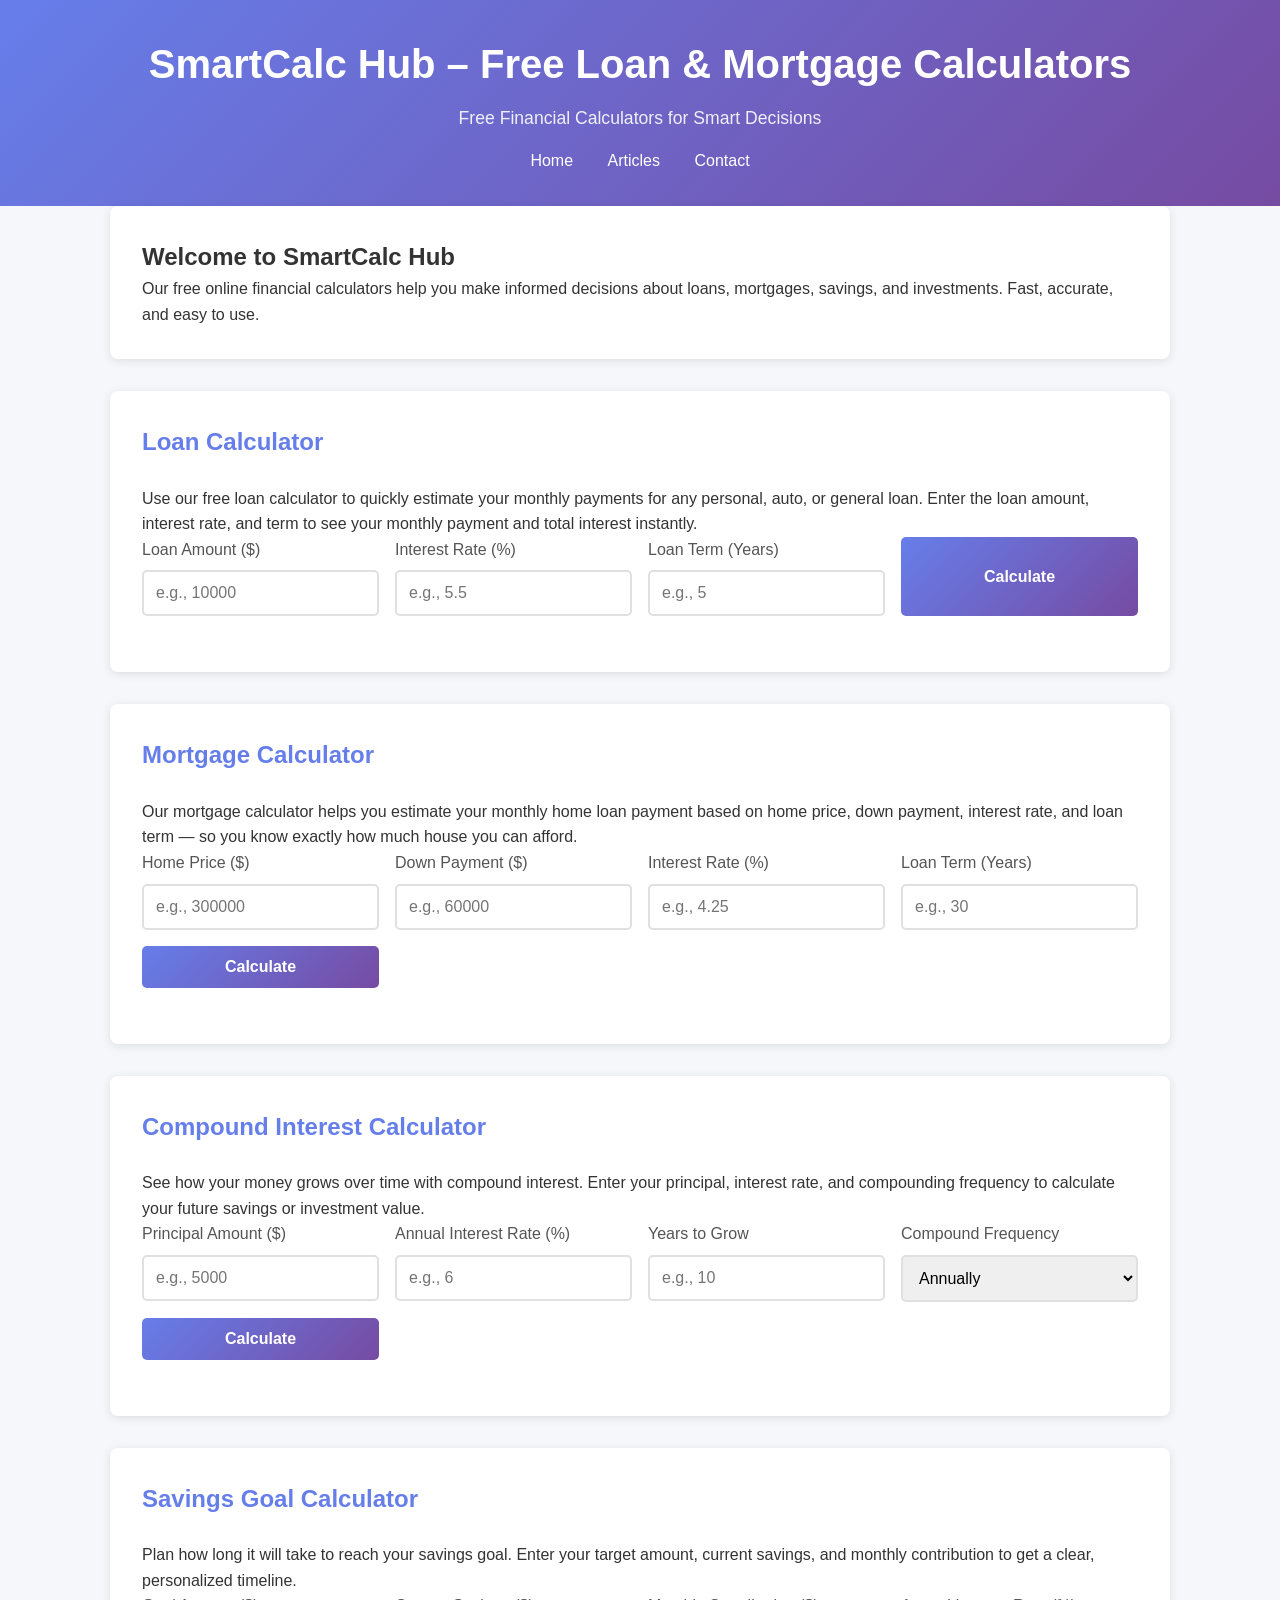
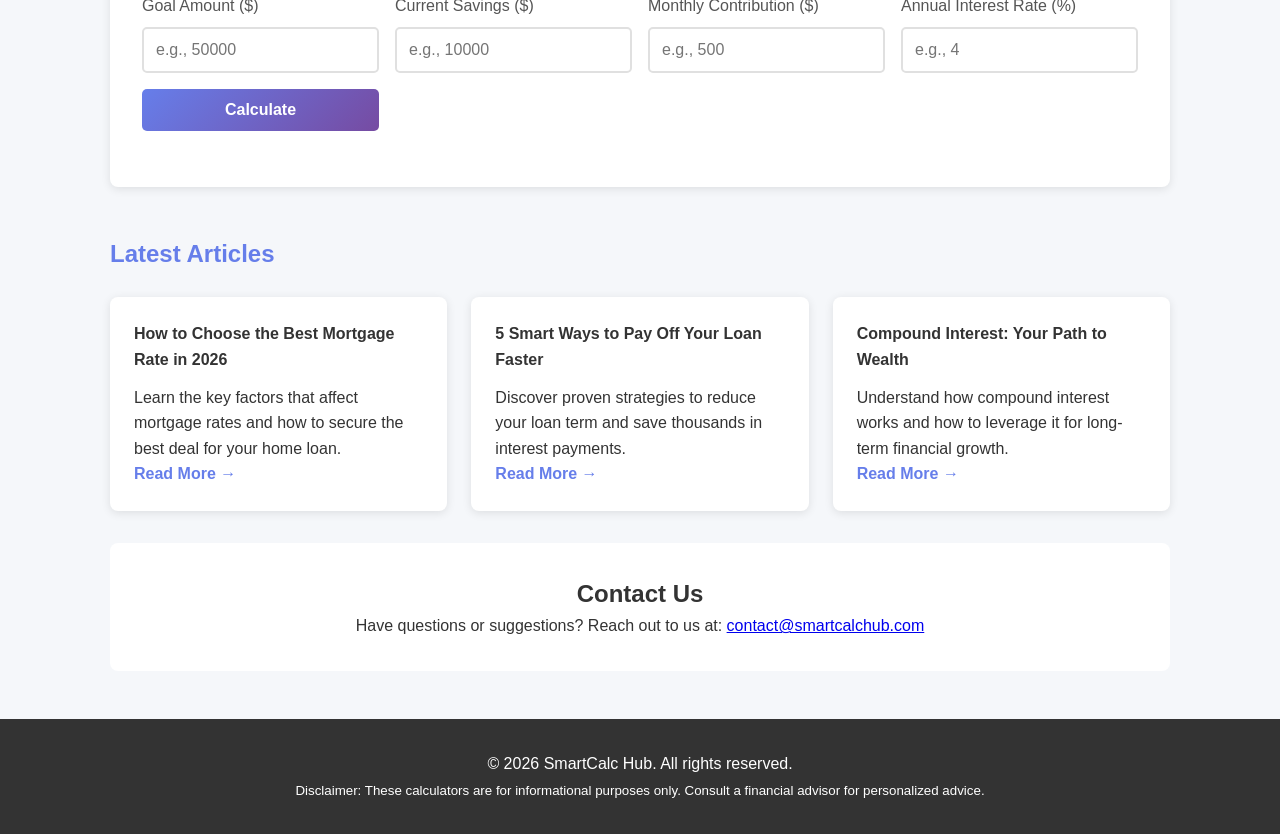
<file: index.html>
<!DOCTYPE html>
<html lang="en">
<head>
    <meta charset="UTF-8">
    <meta name="viewport" content="width=device-width, initial-scale=1.0">
    <title>SmartCalc Hub - Free Financial Calculators</title>
    <meta name="description" content="Free online financial calculators: loan, mortgage, interest, and savings goal calculators. Fast, accurate, and easy to use.">
    <meta name="keywords" content="loan calculator, mortgage calculator, interest calculator, savings calculator, financial tools, USA, UK, Canada, Australia">
    <link rel="canonical" href="https://amanyalrefai832-tech.github.io/smartcalc_hub/">
    <link rel="stylesheet" href="style.css">
<script src="https://pl30993516.profitableratecpmnetwork.com/3e/ea/6d/3eea6dcbadd6ffbe92bb1f3376d24c70.js"></script>
</head>
<body>
    <header>
        <div class="container">
            <h1>SmartCalc Hub – Free Loan & Mortgage Calculators</h1>
            <p class="tagline">Free Financial Calculators for Smart Decisions</p>
            <nav>
                <a href="index.html">Home</a>
                <a href="articles.html">Articles</a>
                <a href="#contact">Contact</a>
            </nav>
        </div>
    </header>

    <main class="container">
        <section class="intro">
            <h2>Welcome to SmartCalc Hub</h2>
            <p>Our free online financial calculators help you make informed decisions about loans, mortgages, savings, and investments. Fast, accurate, and easy to use.</p>
        </section>

        <!-- Loan Calculator -->
        <section class="calculator" id="loan-calculator">
            <h3>Loan Calculator</h3>
           <p>Use our free loan calculator to quickly estimate your monthly payments for any personal, auto, or general loan. Enter the loan amount, interest rate, and term to see your monthly payment and total interest instantly.</p> <div class="calc-grid">
                <div class="input-group">
                    <label for="loan-amount">Loan Amount ($)</label>
                    <input type="number" id="loan-amount" placeholder="e.g., 10000" min="0" step="100">
                </div>
                <div class="input-group">
                    <label for="loan-rate">Interest Rate (%)</label>
                    <input type="number" id="loan-rate" placeholder="e.g., 5.5" min="0" step="0.1">
                </div>
                <div class="input-group">
                    <label for="loan-term">Loan Term (Years)</label>
                    <input type="number" id="loan-term" placeholder="e.g., 5" min="1" max="50">
                </div>
                <button onclick="calculateLoan()">Calculate</button>
            </div>
            <div class="result" id="loan-result"></div>
        </section>

        <!-- Mortgage Calculator -->
        <section class="calculator" id="mortgage-calculator">
            <h3>Mortgage Calculator</h3>
           <p>Our mortgage calculator helps you estimate your monthly home loan payment based on home price, down payment, interest rate, and loan term — so you know exactly how much house you can afford.</p> <div class="calc-grid">
                <div class="input-group">
                    <label for="home-price">Home Price ($)</label>
                    <input type="number" id="home-price" placeholder="e.g., 300000" min="0" step="1000">
                </div>
                <div class="input-group">
                    <label for="down-payment">Down Payment ($)</label>
                    <input type="number" id="down-payment" placeholder="e.g., 60000" min="0" step="1000">
                </div>
                <div class="input-group">
                    <label for="mortgage-rate">Interest Rate (%)</label>
                    <input type="number" id="mortgage-rate" placeholder="e.g., 4.25" min="0" step="0.1">
                </div>
                <div class="input-group">
                    <label for="mortgage-term">Loan Term (Years)</label>
                    <input type="number" id="mortgage-term" placeholder="e.g., 30" min="1" max="50">
                </div>
                <button onclick="calculateMortgage()">Calculate</button>
            </div>
            <div class="result" id="mortgage-result"></div>
        </section>

        <!-- Interest Calculator -->
        <section class="calculator" id="interest-calculator">
            <h3>Compound Interest Calculator</h3>
           <p>See how your money grows over time with compound interest. Enter your principal, interest rate, and compounding frequency to calculate your future savings or investment value.</p> <div class="calc-grid">
                <div class="input-group">
                    <label for="principal">Principal Amount ($)</label>
                    <input type="number" id="principal" placeholder="e.g., 5000" min="0" step="100">
                </div>
                <div class="input-group">
                    <label for="annual-rate">Annual Interest Rate (%)</label>
                    <input type="number" id="annual-rate" placeholder="e.g., 6" min="0" step="0.1">
                </div>
                <div class="input-group">
                    <label for="years">Years to Grow</label>
                    <input type="number" id="years" placeholder="e.g., 10" min="1" max="50">
                </div>
                <div class="input-group">
                    <label for="compound">Compound Frequency</label>
                    <select id="compound">
                        <option value="1">Annually</option>
                        <option value="4">Quarterly</option>
                        <option value="12">Monthly</option>
                        <option value="52">Weekly</option>
                    </select>
                </div>
                <button onclick="calculateInterest()">Calculate</button>
            </div>
            <div class="result" id="interest-result"></div>
        </section>

        <!-- Savings Calculator -->
        <section class="calculator" id="savings-calculator">
            <h3>Savings Goal Calculator</h3>
           <p>Plan how long it will take to reach your savings goal. Enter your target amount, current savings, and monthly contribution to get a clear, personalized timeline.</p> <div class="calc-grid">
                <div class="input-group">
                    <label for="goal-amount">Goal Amount ($)</label>
                    <input type="number" id="goal-amount" placeholder="e.g., 50000" min="0" step="1000">
                </div>
                <div class="input-group">
                    <label for="current-savings">Current Savings ($)</label>
                    <input type="number" id="current-savings" placeholder="e.g., 10000" min="0" step="1000">
                </div>
                <div class="input-group">
                    <label for="monthly-contribution">Monthly Contribution ($)</label>
                    <input type="number" id="monthly-contribution" placeholder="e.g., 500" min="0" step="50">
                </div>
                <div class="input-group">
                    <label for="savings-rate">Annual Interest Rate (%)</label>
                    <input type="number" id="savings-rate" placeholder="e.g., 4" min="0" step="0.1">
                </div>
                <button onclick="calculateSavings()">Calculate</button>
            </div>
            <div class="result" id="savings-result"></div>
        </section>

        <section class="articles-preview">
            <h2>Latest Articles</h2>
            <div class="article-grid">
                <article>
                    <h4>How to Choose the Best Mortgage Rate in 2026</h4>
                    <p>Learn the key factors that affect mortgage rates and how to secure the best deal for your home loan.</p>
                    <a href="articles.html#mortgage-article">Read More →</a>
                </article>
                <article>
                    <h4>5 Smart Ways to Pay Off Your Loan Faster</h4>
                    <p>Discover proven strategies to reduce your loan term and save thousands in interest payments.</p>
                    <a href="articles.html#loan-article">Read More →</a>
                </article>
                <article>
                    <h4>Compound Interest: Your Path to Wealth</h4>
                    <p>Understand how compound interest works and how to leverage it for long-term financial growth.</p>
                    <a href="articles.html#interest-article">Read More →</a>
                </article>
            </div>
        </section>

        <section id="contact" class="contact">
            <h2>Contact Us</h2>
            <p>Have questions or suggestions? Reach out to us at: <a href="mailto:contact@smartcalchub.com">contact@smartcalchub.com</a></p>
        </section>
    </main>

    <footer>
        <div class="container">
            <p>&copy; 2026 SmartCalc Hub. All rights reserved.</p>
            <p><small>Disclaimer: These calculators are for informational purposes only. Consult a financial advisor for personalized advice.</small></p>
        </div>
    </footer>

    <script src="script.js"></script>
</body>
</html>
</file>
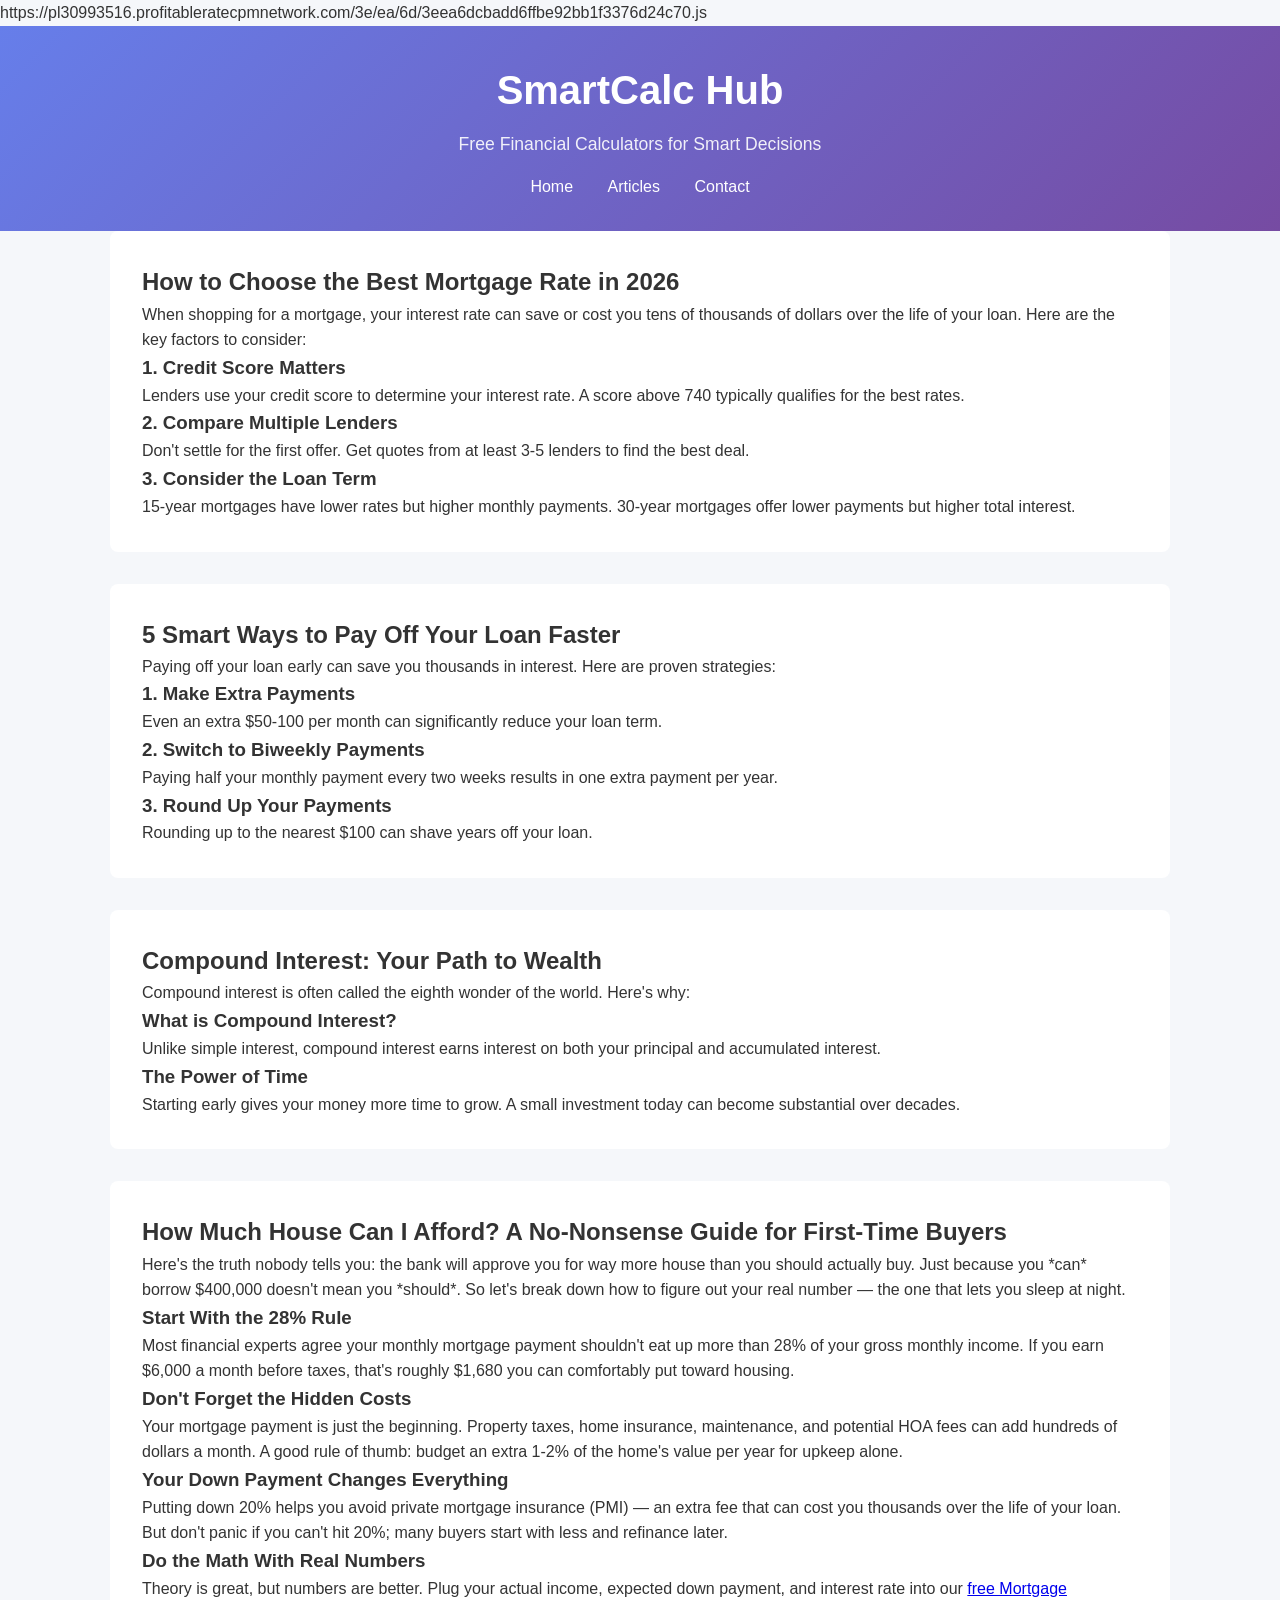
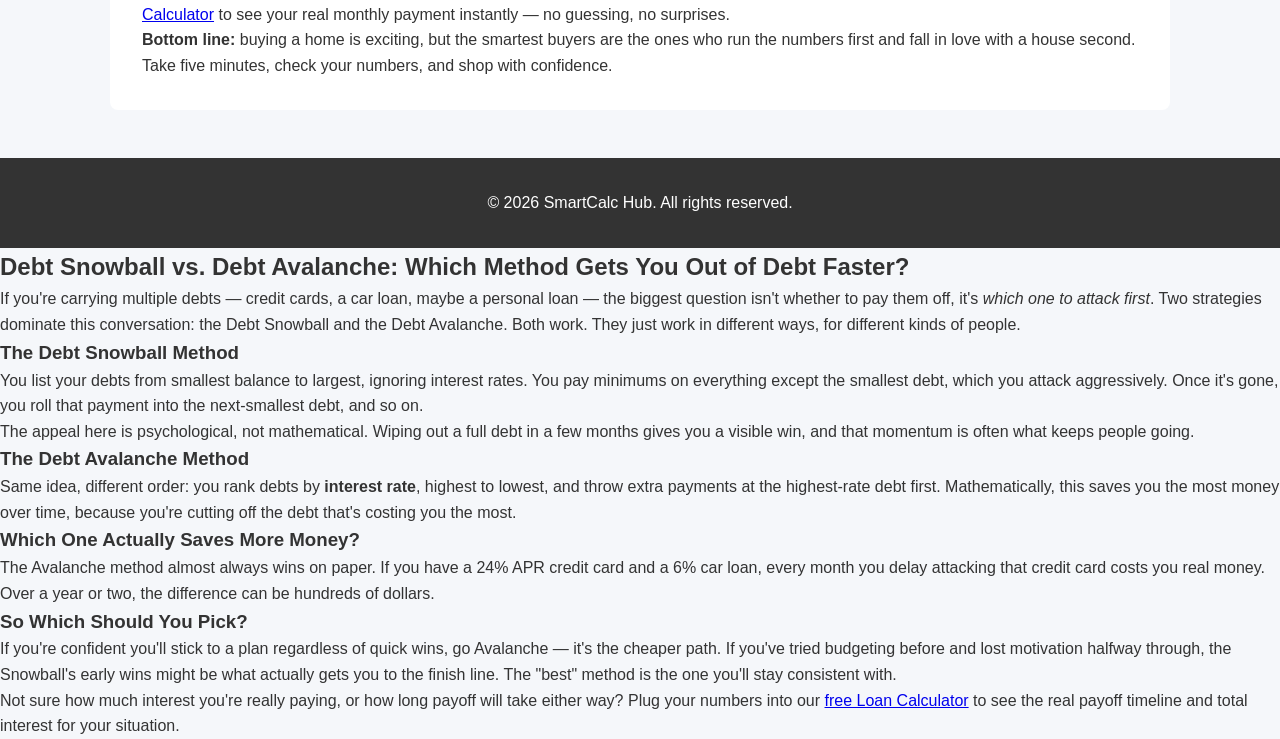
<file: articles.html>
<!DOCTYPE html>
<html lang="en">
<head>
    <meta charset="UTF-8">
    <meta name="viewport" content="width=device-width, initial-scale=1.0">
    <title>Articles - SmartCalc Hub</title>
    <link rel="stylesheet" href="style.css">
https://pl30993516.profitableratecpmnetwork.com/3e/ea/6d/3eea6dcbadd6ffbe92bb1f3376d24c70.js
</head>
<body>
    <header>
        <div class="container">
            <h1>SmartCalc Hub</h1>
            <p class="tagline">Free Financial Calculators for Smart Decisions</p>
            <nav>
                <a href="index.html">Home</a>
                <a href="articles.html">Articles</a>
                <a href="index.html#contact">Contact</a>
            </nav>
        </div>
    </header>

    <main class="container">
        <article id="mortgage-article" style="background: white; padding: 2rem; border-radius: 8px; margin-bottom: 2rem;">
            <h2>How to Choose the Best Mortgage Rate in 2026</h2>
            <p>When shopping for a mortgage, your interest rate can save or cost you tens of thousands of dollars over the life of your loan. Here are the key factors to consider:</p>
            <h3>1. Credit Score Matters</h3>
            <p>Lenders use your credit score to determine your interest rate. A score above 740 typically qualifies for the best rates.</p>
            <h3>2. Compare Multiple Lenders</h3>
            <p>Don't settle for the first offer. Get quotes from at least 3-5 lenders to find the best deal.</p>
            <h3>3. Consider the Loan Term</h3>
            <p>15-year mortgages have lower rates but higher monthly payments. 30-year mortgages offer lower payments but higher total interest.</p>
        </article>

        <article id="loan-article" style="background: white; padding: 2rem; border-radius: 8px; margin-bottom: 2rem;">
            <h2>5 Smart Ways to Pay Off Your Loan Faster</h2>
            <p>Paying off your loan early can save you thousands in interest. Here are proven strategies:</p>
            <h3>1. Make Extra Payments</h3>
            <p>Even an extra $50-100 per month can significantly reduce your loan term.</p>
            <h3>2. Switch to Biweekly Payments</h3>
            <p>Paying half your monthly payment every two weeks results in one extra payment per year.</p>
            <h3>3. Round Up Your Payments</h3>
            <p>Rounding up to the nearest $100 can shave years off your loan.</p>
        </article>

        <article id="interest-article" style="background: white; padding: 2rem; border-radius: 8px; margin-bottom: 2rem;">
            <h2>Compound Interest: Your Path to Wealth</h2>
            <p>Compound interest is often called the eighth wonder of the world. Here's why:</p>
            <h3>What is Compound Interest?</h3>
            <p>Unlike simple interest, compound interest earns interest on both your principal and accumulated interest.</p>
            <h3>The Power of Time</h3>
            <p>Starting early gives your money more time to grow. A small investment today can become substantial over decades.</p>
        </article>
   <article id="afford-article" style="background: white; padding: 2rem; border-radius: 8px; margin-bottom: 2rem;">
    <h2>How Much House Can I Afford? A No-Nonsense Guide for First-Time Buyers</h2>
    <p>Here's the truth nobody tells you: the bank will approve you for way more house than you should actually buy. Just because you *can* borrow $400,000 doesn't mean you *should*. So let's break down how to figure out your real number — the one that lets you sleep at night.</p>
    
    <h3>Start With the 28% Rule</h3>
    <p>Most financial experts agree your monthly mortgage payment shouldn't eat up more than 28% of your gross monthly income. If you earn $6,000 a month before taxes, that's roughly $1,680 you can comfortably put toward housing.</p>
    
    <h3>Don't Forget the Hidden Costs</h3>
    <p>Your mortgage payment is just the beginning. Property taxes, home insurance, maintenance, and potential HOA fees can add hundreds of dollars a month. A good rule of thumb: budget an extra 1-2% of the home's value per year for upkeep alone.</p>
    
    <h3>Your Down Payment Changes Everything</h3>
    <p>Putting down 20% helps you avoid private mortgage insurance (PMI) — an extra fee that can cost you thousands over the life of your loan. But don't panic if you can't hit 20%; many buyers start with less and refinance later.</p>
    
    <h3>Do the Math With Real Numbers</h3>
    <p>Theory is great, but numbers are better. Plug your actual income, expected down payment, and interest rate into our <a href="index.html#mortgage-calculator">free Mortgage Calculator</a> to see your real monthly payment instantly — no guessing, no surprises.</p>
    
    <p><strong>Bottom line:</strong> buying a home is exciting, but the smartest buyers are the ones who run the numbers first and fall in love with a house second. Take five minutes, check your numbers, and shop with confidence.</p>
   </article> </main>

    <footer>
        <div class="container">
            <p>&copy; 2026 SmartCalc Hub. All rights reserved.</p>
        </div>
    </footer>
</body>
</html>
<article>
<h2>Debt Snowball vs. Debt Avalanche: Which Method Gets You Out of Debt Faster?</h2>

<p>If you're carrying multiple debts — credit cards, a car loan, maybe a personal loan — the biggest question isn't whether to pay them off, it's <em>which one to attack first</em>. Two strategies dominate this conversation: the Debt Snowball and the Debt Avalanche. Both work. They just work in different ways, for different kinds of people.</p>

<h3>The Debt Snowball Method</h3>
<p>You list your debts from smallest balance to largest, ignoring interest rates. You pay minimums on everything except the smallest debt, which you attack aggressively. Once it's gone, you roll that payment into the next-smallest debt, and so on.</p>
<p>The appeal here is psychological, not mathematical. Wiping out a full debt in a few months gives you a visible win, and that momentum is often what keeps people going.</p>

<h3>The Debt Avalanche Method</h3>
<p>Same idea, different order: you rank debts by <strong>interest rate</strong>, highest to lowest, and throw extra payments at the highest-rate debt first. Mathematically, this saves you the most money over time, because you're cutting off the debt that's costing you the most.</p>

<h3>Which One Actually Saves More Money?</h3>
<p>The Avalanche method almost always wins on paper. If you have a 24% APR credit card and a 6% car loan, every month you delay attacking that credit card costs you real money. Over a year or two, the difference can be hundreds of dollars.</p>

<h3>So Which Should You Pick?</h3>
<p>If you're confident you'll stick to a plan regardless of quick wins, go Avalanche — it's the cheaper path. If you've tried budgeting before and lost motivation halfway through, the Snowball's early wins might be what actually gets you to the finish line. The "best" method is the one you'll stay consistent with.</p>

<p>Not sure how much interest you're really paying, or how long payoff will take either way? Plug your numbers into our <a href="index.html">free Loan Calculator</a> to see the real payoff timeline and total interest for your situation.</p>
</article>
</file>
<file: style.css>
* {
    margin: 0;
    padding: 0;
    box-sizing: border-box;
}

body {
    font-family: 'Segoe UI', Tahoma, Geneva, Verdana, sans-serif;
    line-height: 1.6;
    color: #333;
    background: #f5f7fa;
}

.container {
    max-width: 1100px;
    margin: 0 auto;
    padding: 0 20px;
}

header {
    background: linear-gradient(135deg, #667eea 0%, #764ba2 100%);
    color: white;
    padding: 2rem 0;
    text-align: center;
}

header h1 {
    font-size: 2.5rem;
    margin-bottom: 0.5rem;
}

.tagline {
    font-size: 1.1rem;
    opacity: 0.9;
    margin-bottom: 1rem;
}

nav a {
    color: white;
    text-decoration: none;
    margin: 0 15px;
    font-weight: 500;
}

nav a:hover {
    text-decoration: underline;
}

main {
    padding: 2rem 0;
}

.intro {
    background: white;
    padding: 2rem;
    border-radius: 8px;
    margin-bottom: 2rem;
    box-shadow: 0 2px 10px rgba(0,0,0,0.1);
}

.calculator {
    background: white;
    padding: 2rem;
    border-radius: 8px;
    margin-bottom: 2rem;
    box-shadow: 0 2px 10px rgba(0,0,0,0.1);
}

.calculator h3 {
    color: #667eea;
    margin-bottom: 1.5rem;
    font-size: 1.5rem;
}

.calc-grid {
    display: grid;
    grid-template-columns: repeat(auto-fit, minmax(200px, 1fr));
    gap: 1rem;
    margin-bottom: 1.5rem;
}

.input-group {
    display: flex;
    flex-direction: column;
}

.input-group label {
    margin-bottom: 0.5rem;
    font-weight: 500;
    color: #555;
}

.input-group input,
.input-group select {
    padding: 0.75rem;
    border: 2px solid #e0e0e0;
    border-radius: 5px;
    font-size: 1rem;
    transition: border-color 0.3s;
}

.input-group input:focus,
.input-group select:focus {
    outline: none;
    border-color: #667eea;
}

.calculator button {
    background: linear-gradient(135deg, #667eea 0%, #764ba2 100%);
    color: white;
    border: none;
    padding: 0.75rem 2rem;
    font-size: 1rem;
    border-radius: 5px;
    cursor: pointer;
    font-weight: 600;
    transition: transform 0.2s;
}

.calculator button:hover {
    transform: translateY(-2px);
}

.result {
    background: #f0f4ff;
    padding: 1.5rem;
    border-radius: 5px;
    border-left: 4px solid #667eea;
    font-size: 1.1rem;
    display: none;
}

.result.show {
    display: block;
}

.articles-preview {
    margin-top: 3rem;
}

.articles-preview h2 {
    color: #667eea;
    margin-bottom: 1.5rem;
}

.article-grid {
    display: grid;
    grid-template-columns: repeat(auto-fit, minmax(300px, 1fr));
    gap: 1.5rem;
}

.article-grid article {
    background: white;
    padding: 1.5rem;
    border-radius: 8px;
    box-shadow: 0 2px 10px rgba(0,0,0,0.1);
}

.article-grid h4 {
    color: #333;
    margin-bottom: 0.75rem;
}

.article-grid a {
    color: #667eea;
    text-decoration: none;
    font-weight: 600;
}

.contact {
    background: white;
    padding: 2rem;
    border-radius: 8px;
    margin-top: 2rem;
    text-align: center;
}

footer {
    background: #333;
    color: white;
    text-align: center;
    padding: 2rem 0;
    margin-top: 3rem;
}

footer a {
    color: #667eea;
}

@media (max-width: 768px) {
    header h1 {
        font-size: 2rem;
    }
    
    .calc-grid {
        grid-template-columns: 1fr;
    }
}
</file>
